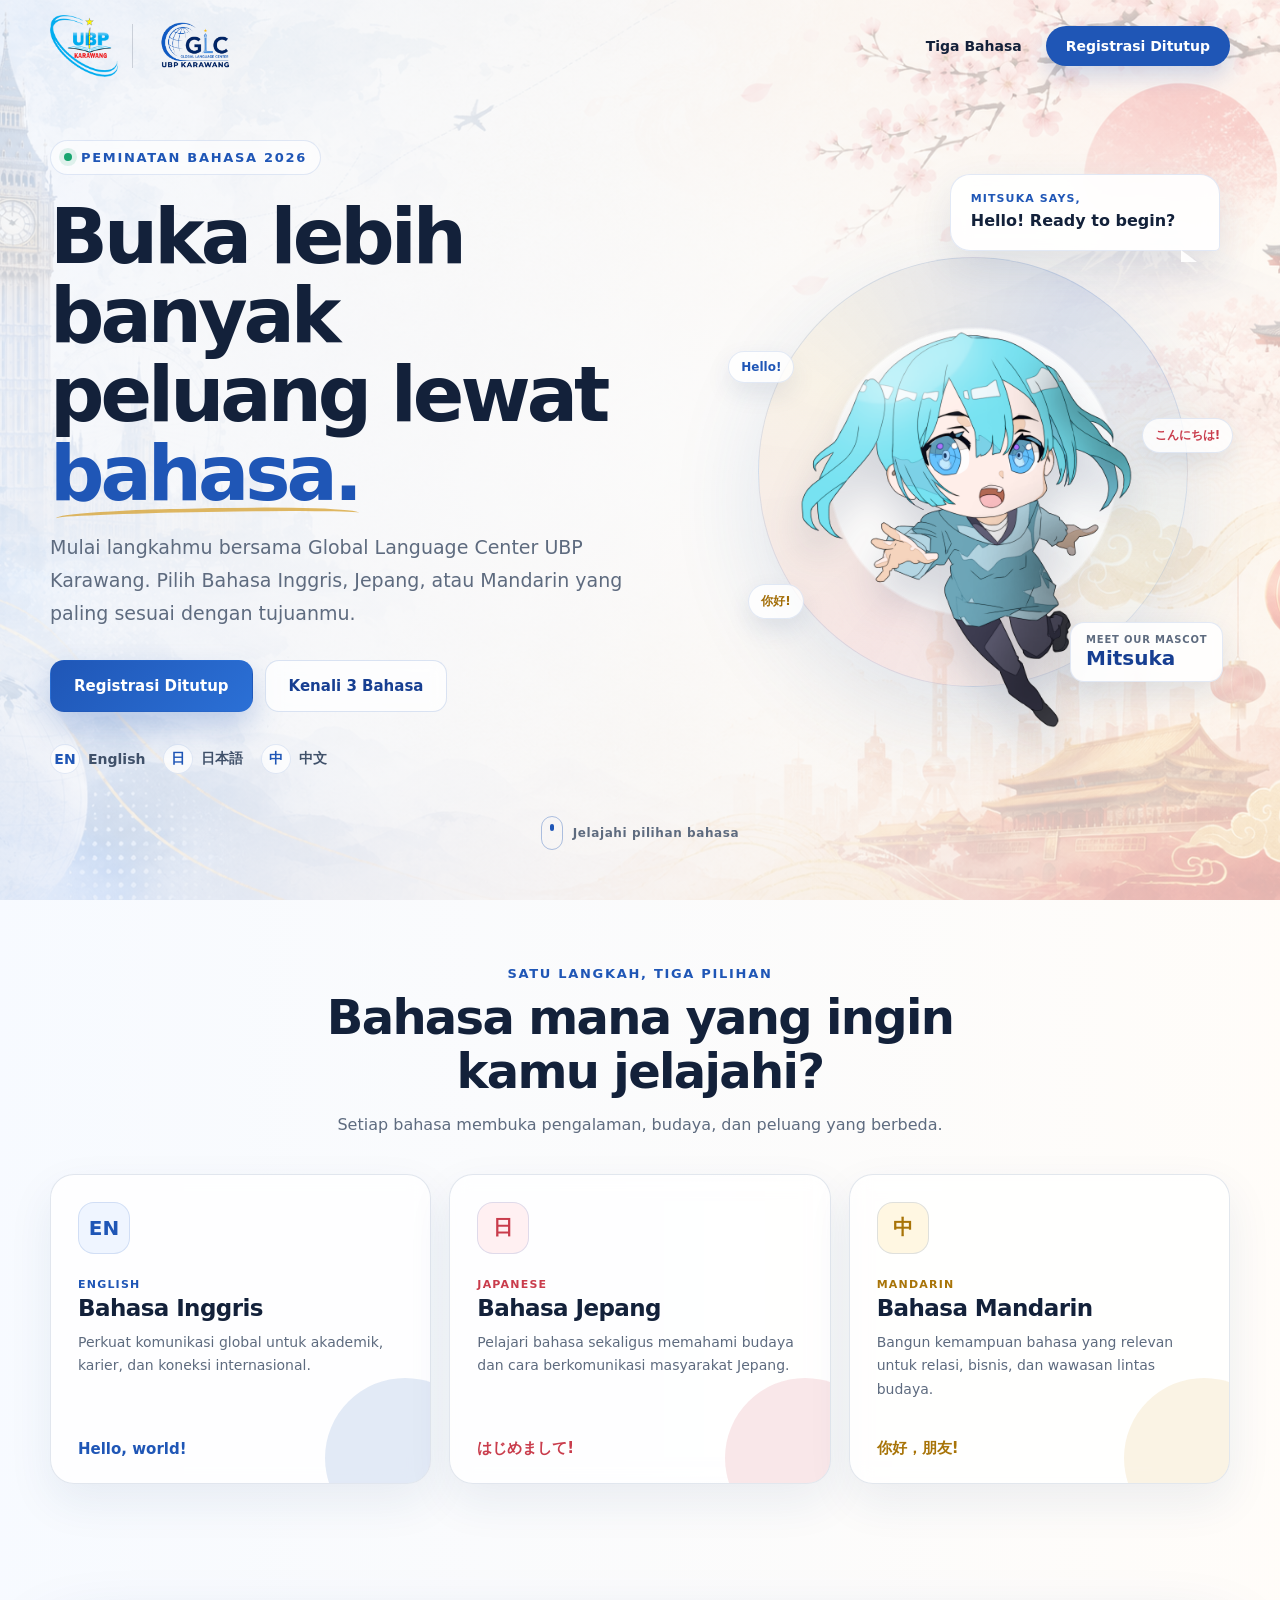
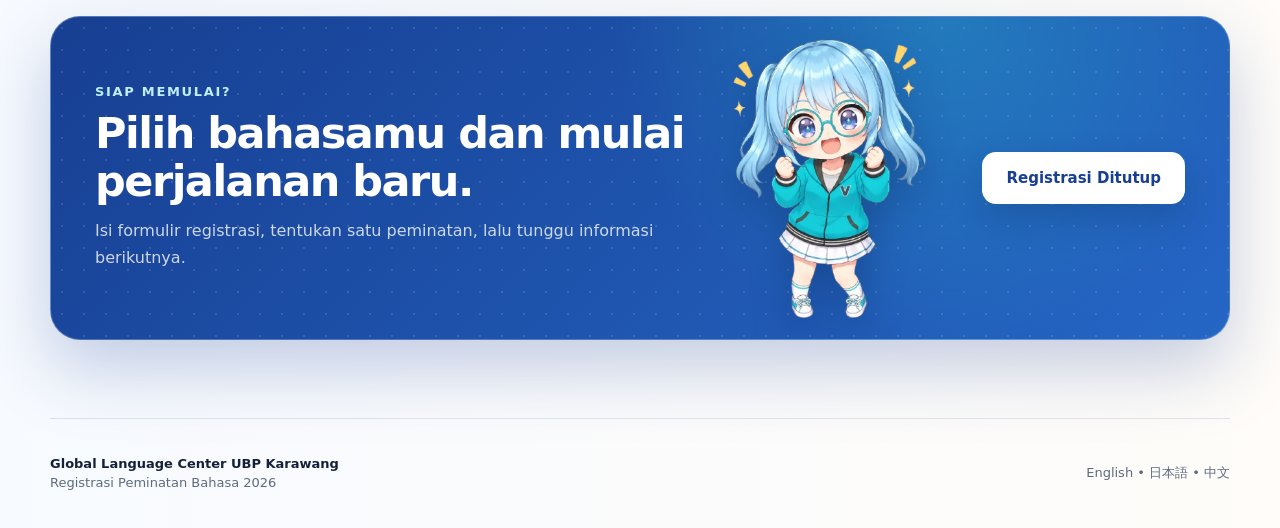
<file: index.html>
<!DOCTYPE html>
<html lang="id">
<head>
  <meta charset="UTF-8">
  <meta name="viewport" content="width=device-width, initial-scale=1.0">
  <meta name="description" content="Pendaftaran peminatan Bahasa Inggris, Jepang, dan Mandarin bersama Global Language Center UBP Karawang.">
  <meta name="theme-color" content="#173f92">
  <title>GLC UBP Karawang | Jelajahi Dunia Lewat Bahasa</title>
  <link rel="stylesheet" href="assets/css/landing.css?v=5">
</head>
<body>
  <a class="skip-link" href="#mainContent">Lewati ke konten utama</a>

  <header class="site-header">
    <a
      class="brand-lockup"
      href="index.html"
      aria-label="Beranda UBP Karawang dan Global Language Center"
    >
      <img
        class="brand-logo brand-logo-ubp"
        src="assets/images/logo-ubp-karawang.png"
        alt="Logo Universitas Buana Perjuangan Karawang"
      >

      <span class="brand-divider" aria-hidden="true"></span>

      <img
        class="brand-logo brand-logo-glc"
        src="assets/images/logo-glc-ubp-karawang.png"
        alt="Logo Global Language Center UBP Karawang"
      >
    </a>

    <nav class="site-nav" aria-label="Navigasi utama">
      <a href="#bahasa">Tiga Bahasa</a>
      <a class="nav-cta" href="registrasi.html">Registrasi</a>
    </nav>
  </header>

  <main id="mainContent">
    <section class="hero" aria-labelledby="heroTitle">
      <div class="hero-copy reveal is-visible">
        <p class="eyebrow">
          <span class="eyebrow-dot" aria-hidden="true"></span>
          Peminatan Bahasa 2026
        </p>

        <h1 id="heroTitle">
          Buka lebih banyak peluang lewat <span>bahasa.</span>
        </h1>

        <p class="hero-description">
          Mulai langkahmu bersama Global Language Center UBP Karawang.
          Pilih Bahasa Inggris, Jepang, atau Mandarin yang paling sesuai
          dengan tujuanmu.
        </p>

        <div class="hero-actions">
          <a class="button button-primary" href="registrasi.html">
            Daftar Sekarang
          </a>

          <a class="button button-secondary" href="#bahasa">
            Kenali 3 Bahasa
          </a>
        </div>

        <div class="language-line" aria-label="Bahasa yang tersedia">
          <span><b>EN</b> English</span>
          <span><b>日</b> 日本語</span>
          <span><b>中</b> 中文</span>
        </div>
      </div>

      <div
        class="mascot-column reveal is-visible"
        aria-label="Mitsuka, maskot peminatan bahasa"
      >
        <div class="speech-card" aria-live="polite">
          <span class="speech-kicker">Mitsuka says,</span>
          <strong id="mascotGreeting">Hello! Ready to begin?</strong>
        </div>

        <div class="mascot-stage">
          <div class="mascot-halo" aria-hidden="true"></div>

          <span
            class="floating-word floating-word-en"
            aria-hidden="true"
          >
            Hello!
          </span>

          <span
            class="floating-word floating-word-jp"
            aria-hidden="true"
          >
            こんにちは!
          </span>

          <span
            class="floating-word floating-word-cn"
            aria-hidden="true"
          >
            你好!
          </span>

          <img
            class="mascot-image"
            src="assets/images/mitsuka-wave.png"
            alt="Mitsuka melambaikan tangan"
          >

          <div class="mascot-name">
            <span>Meet our mascot</span>
            <strong>Mitsuka</strong>
          </div>
        </div>
      </div>
    </section>

    <div class="scroll-hint" aria-hidden="true">
      <span></span>
      Jelajahi pilihan bahasa
    </div>

    <section
      class="language-section"
      id="bahasa"
      aria-labelledby="languageTitle"
    >
      <div class="section-heading reveal">
        <p class="section-kicker">Satu langkah, tiga pilihan</p>

        <h2 id="languageTitle">
          Bahasa mana yang ingin kamu jelajahi?
        </h2>

        <p>
          Setiap bahasa membuka pengalaman, budaya, dan peluang yang berbeda.
        </p>
      </div>

      <div class="language-grid">
        <article class="language-card card-english reveal">
          <div class="language-icon" aria-hidden="true">EN</div>
          <p class="card-label">English</p>
          <h3>Bahasa Inggris</h3>

          <p>
            Perkuat komunikasi global untuk akademik, karier,
            dan koneksi internasional.
          </p>

          <span class="card-script">Hello, world!</span>
        </article>

        <article class="language-card card-japanese reveal">
          <div class="language-icon" aria-hidden="true">日</div>
          <p class="card-label">Japanese</p>
          <h3>Bahasa Jepang</h3>

          <p>
            Pelajari bahasa sekaligus memahami budaya dan cara
            berkomunikasi masyarakat Jepang.
          </p>

          <span class="card-script" lang="ja">
            はじめまして!
          </span>
        </article>

        <article class="language-card card-mandarin reveal">
          <div class="language-icon" aria-hidden="true">中</div>
          <p class="card-label">Mandarin</p>
          <h3>Bahasa Mandarin</h3>

          <p>
            Bangun kemampuan bahasa yang relevan untuk relasi,
            bisnis, dan wawasan lintas budaya.
          </p>

          <span class="card-script" lang="zh">
            你好，朋友!
          </span>
        </article>
      </div>
    </section>

    <section class="cta-panel reveal" aria-labelledby="ctaTitle">
      <div class="cta-copy">
        <p class="section-kicker">Siap memulai?</p>

        <h2 id="ctaTitle">
          Pilih bahasamu dan mulai perjalanan baru.
        </h2>

        <p>
          Isi formulir registrasi, tentukan satu peminatan,
          lalu tunggu informasi berikutnya.
        </p>
      </div>

      <div class="cta-mascot" aria-hidden="true">
        <img
          src="assets/images/mitsuka-blue-cheer.png"
          alt=""
        >
      </div>

      <a class="button button-light" href="registrasi.html">
        Daftar Sekarang
      </a>
    </section>
  </main>

  <footer class="site-footer">
    <div class="footer-brand">
      <p>
        <strong>Global Language Center UBP Karawang</strong>
        <br>
        Registrasi Peminatan Bahasa 2026
      </p>
    </div>

    <p>English • 日本語 • 中文</p>
  </footer>

  <script src="assets/js/landing.js"></script>
  <script src="assets/js/registration-lock.js"></script>
</body>
</html>
</file>
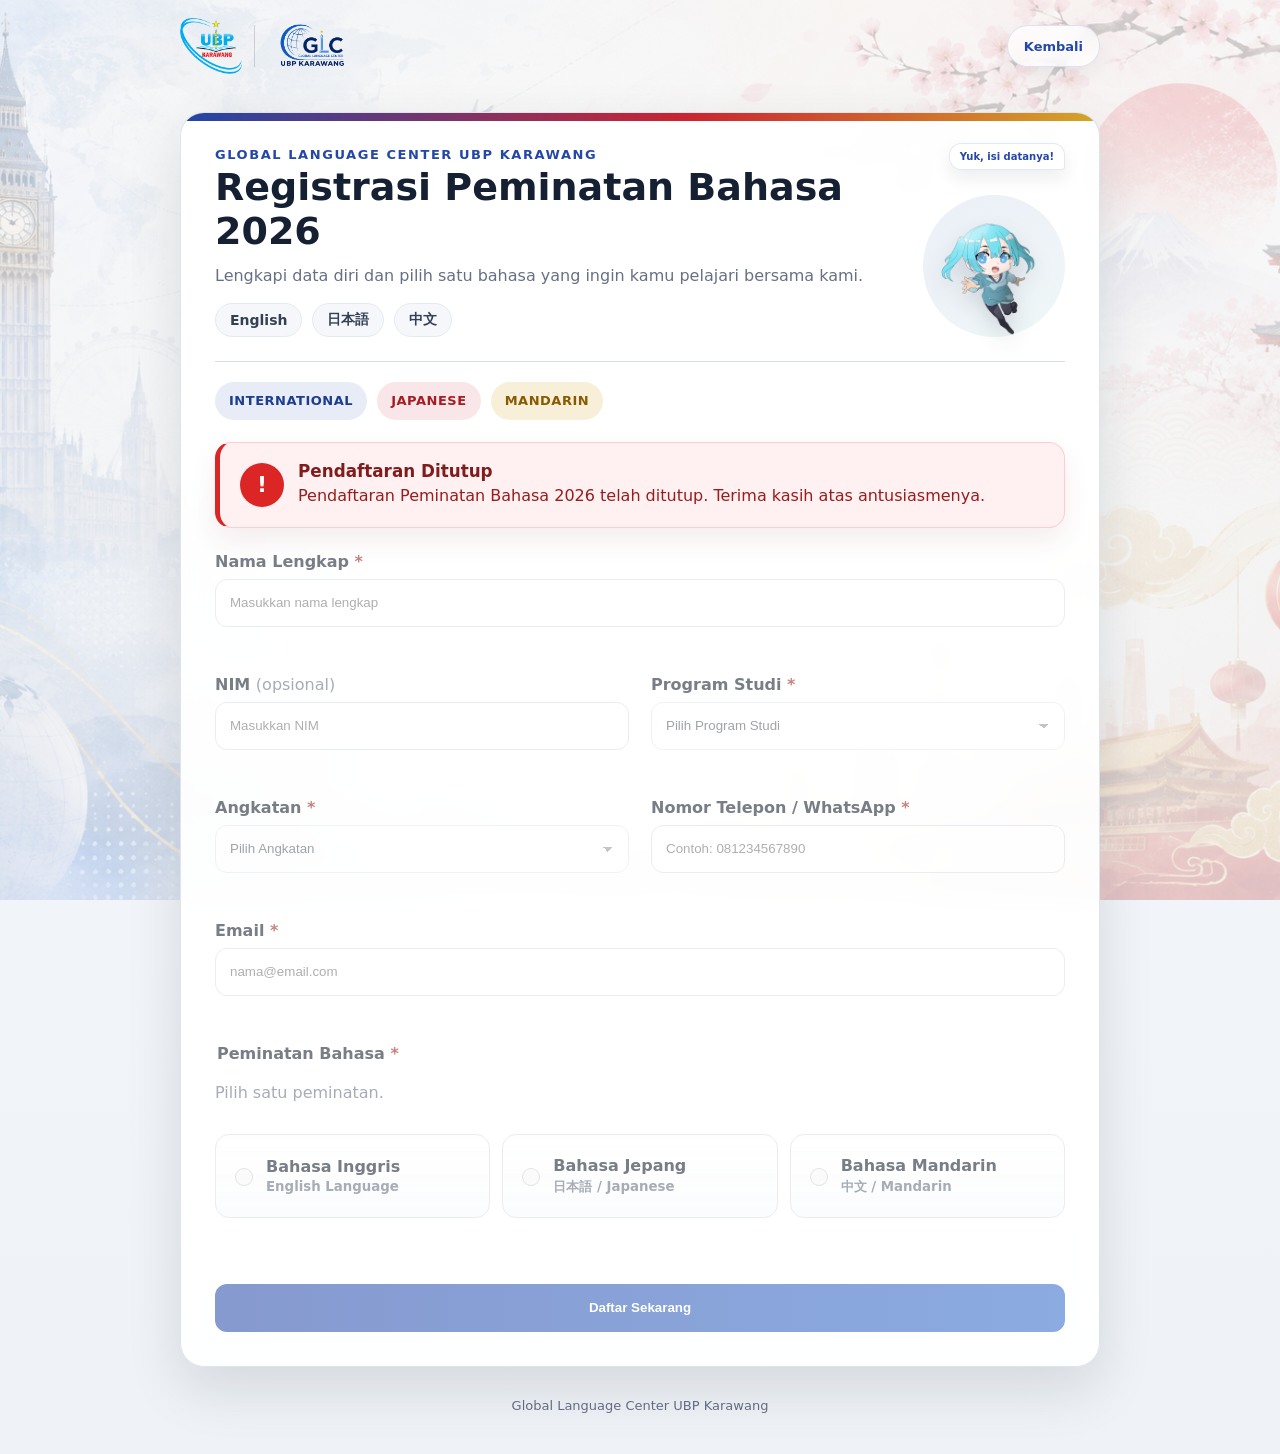
<file: registrasi.html>
<!DOCTYPE html>
<html lang="id">
<head>
  <meta charset="UTF-8">
  <meta name="viewport" content="width=device-width, initial-scale=1.0">

  <meta
    name="description"
    content="Form Registrasi Peminatan Bahasa Global Language Center UBP Karawang 2026"
  >

  <meta name="theme-color" content="#173f92">

  <title>
    Registrasi Peminatan Bahasa | GLC UBP Karawang 2026
  </title>

  <link rel="stylesheet" href="assets/css/style.css?v=5">
</head>
<body>
  <header class="registration-topbar">
    <a
      class="registration-logo-group"
      href="index.html"
      aria-label="Kembali ke halaman utama UBP Karawang"
    >
      <img
        class="registration-logo-ubp"
        src="assets/images/logo-ubp-karawang.png"
        alt="Logo Universitas Buana Perjuangan Karawang"
      >

      <span aria-hidden="true"></span>

      <img
        class="registration-logo-glc"
        src="assets/images/logo-glc-ubp-karawang.png"
        alt="Logo Global Language Center UBP Karawang"
      >
    </a>

    <a class="home-link" href="index.html">Kembali</a>
  </header>

  <main class="page-shell">
    <section
      class="registration-card"
      aria-labelledby="registrationTitle"
    >
      <header class="card-header">
        <div class="header-copy">
          <p class="eyebrow">
            Global Language Center UBP Karawang
          </p>

          <h1 id="registrationTitle">
            Registrasi Peminatan Bahasa 2026
          </h1>

          <p class="subtitle">
            Lengkapi data diri dan pilih satu bahasa yang
            ingin kamu pelajari bersama kami.
          </p>

          <div class="culture-tags" aria-label="Pilihan bahasa">
            <span>English</span>
            <span>日本語</span>
            <span>中文</span>
          </div>
        </div>

        <div class="registration-mascot" aria-hidden="true">
          <span>Yuk, isi datanya!</span>

          <img
            src="assets/images/mitsuka-greeting.png"
            alt=""
          >
        </div>
      </header>

      <div class="hero-banner" aria-hidden="true">
        <div class="hero-pill hero-pill-blue">
          International
        </div>

        <div class="hero-pill hero-pill-red">
          Japanese
        </div>

        <div class="hero-pill hero-pill-gold">
          Mandarin
        </div>
      </div>

      <form id="registrationForm" novalidate>
        <div class="form-grid">
          <div class="form-group full">
            <label for="nama">
              Nama Lengkap
              <span class="required">*</span>
            </label>

            <input
              type="text"
              id="nama"
              name="nama"
              autocomplete="name"
              placeholder="Masukkan nama lengkap"
              required
            >

            <small
              class="error-text"
              data-error-for="nama"
            ></small>
          </div>

          <div class="form-group">
            <label for="nim">
              NIM
              <span class="optional">(opsional)</span>
            </label>

            <input
              type="text"
              id="nim"
              name="nim"
              inputmode="numeric"
              autocomplete="off"
              placeholder="Masukkan NIM"
            >

            <small
              class="error-text"
              data-error-for="nim"
            ></small>
          </div>

          <div class="form-group">
            <label for="prodi">
              Program Studi
              <span class="required">*</span>
            </label>

            <select id="prodi" name="prodi" required>
              <option value="" selected disabled>
                Pilih Program Studi
              </option>

              <option value="Teknik Informatika">
                Teknik Informatika
              </option>

              <option value="Sistem Informasi">
                Sistem Informasi
              </option>

              <option value="Ilmu Hukum">
                Ilmu Hukum
              </option>

              <option value="Teknik Industri">
                Teknik Industri
              </option>

              <option value="Teknik Mesin">
                Teknik Mesin
              </option>

              <option value="Manajemen">
                Manajemen
              </option>

              <option value="Akuntansi">
                Akuntansi
              </option>

              <option value="Pendidikan Guru Sekolah Dasar">
                Pendidikan Guru Sekolah Dasar
              </option>

              <option value="Pendidikan Pancasila dan Kewarganegaraan">
                Pendidikan Pancasila dan Kewarganegaraan
              </option>

              <option value="Pendidikan Agama Islam">
                Pendidikan Agama Islam
              </option>

              <option value="Psikologi">
                Psikologi
              </option>

              <option value="Farmasi">
                Farmasi
              </option>
            </select>

            <small
              class="error-text"
              data-error-for="prodi"
            ></small>
          </div>

          <div class="form-group">
            <label for="angkatan">
              Angkatan
              <span class="required">*</span>
            </label>

            <select id="angkatan" name="angkatan" required>
              <option value="" selected disabled>
                Pilih Angkatan
              </option>

              <option value="2022">2022</option>
              <option value="2023">2023</option>
              <option value="2024">2024</option>
              <option value="2025">2025</option>
              <option value="2026">2026</option>
            </select>

            <small
              class="error-text"
              data-error-for="angkatan"
            ></small>
          </div>

          <div class="form-group">
            <label for="telepon">
              Nomor Telepon / WhatsApp
              <span class="required">*</span>
            </label>

            <input
              type="tel"
              id="telepon"
              name="telepon"
              autocomplete="tel"
              placeholder="Contoh: 081234567890"
              required
            >

            <small
              class="error-text"
              data-error-for="telepon"
            ></small>
          </div>

          <div class="form-group full">
            <label for="email">
              Email
              <span class="required">*</span>
            </label>

            <input
              type="email"
              id="email"
              name="email"
              autocomplete="email"
              placeholder="nama@email.com"
              required
            >

            <div
              id="campusEmailNote"
              class="campus-note"
              hidden
            >
              Untuk peserta angkatan 2022–2025, mohon menggunakan
              email kampus apabila tersedia. Ketentuan ini tidak
              memblokir registrasi.
            </div>

            <small
              class="error-text"
              data-error-for="email"
            ></small>
          </div>

          <fieldset class="form-group full language-fieldset">
            <legend>
              Peminatan Bahasa
              <span class="required">*</span>
            </legend>

            <p class="helper-text">
              Pilih satu peminatan.
            </p>

            <div class="language-options">
              <label class="language-option">
                <input
                  type="radio"
                  name="peminatan"
                  value="Bahasa Inggris"
                >

                <span>
                  <strong>Bahasa Inggris</strong>
                  <small>English Language</small>
                </span>
              </label>

              <label class="language-option">
                <input
                  type="radio"
                  name="peminatan"
                  value="Bahasa Jepang"
                >

                <span>
                  <strong>Bahasa Jepang</strong>
                  <small>日本語 / Japanese</small>
                </span>
              </label>

              <label class="language-option">
                <input
                  type="radio"
                  name="peminatan"
                  value="Bahasa Mandarin"
                >

                <span>
                  <strong>Bahasa Mandarin</strong>
                  <small>中文 / Mandarin</small>
                </span>
              </label>
            </div>

            <small
              class="error-text"
              data-error-for="peminatan"
            ></small>
          </fieldset>
        </div>

        <div
          id="formMessage"
          class="form-message"
          role="status"
          aria-live="polite"
        ></div>

        <button
          type="submit"
          id="submitButton"
          class="primary-button"
        >
          Daftar Sekarang
        </button>
      </form>
    </section>

    <footer class="page-footer">
      <p>Global Language Center UBP Karawang</p>
    </footer>
  </main>

  <div id="successModal" class="modal-backdrop" hidden>
    <div
      class="modal-card"
      role="dialog"
      aria-modal="true"
      aria-labelledby="successTitle"
    >
      <div class="success-icon">✓</div>

      <h2 id="successTitle">
        Registrasi Berhasil
      </h2>

      <p>
        Data registrasi Anda telah berhasil disimpan.
        Simpan ID registrasi berikut apabila diperlukan.
      </p>

      <dl class="summary-list">
        <div>
          <dt>ID Registrasi</dt>
          <dd id="summaryRegistrationId">-</dd>
        </div>

        <div>
          <dt>Nama</dt>
          <dd id="summaryNama">-</dd>
        </div>

        <div>
          <dt>Angkatan</dt>
          <dd id="summaryAngkatan">-</dd>
        </div>

        <div>
          <dt>Peminatan</dt>
          <dd id="summaryPeminatan">-</dd>
        </div>
      </dl>

      <button
        type="button"
        id="closeModalButton"
        class="secondary-button"
      >
        Tutup
      </button>
    </div>
  </div>

  <script src="assets/js/config.js"></script>
  <script src="assets/js/validation.js"></script>
  <script src="assets/js/api.js"></script>
  <script src="assets/js/main.js"></script>
  <script src="assets/js/registration-lock.js"></script>
</body>
</html>
</file>
<file: assets/css/landing.css>
:root {
  --ink: #13213a;
  --muted: #5e6b7f;
  --blue: #1f56b6;
  --blue-dark: #173f92;
  --cyan: #15a7bc;
  --red: #c93c4c;
  --gold: #d69f28;
  --line: rgba(31, 68, 125, 0.13);
  --shadow: 0 22px 60px rgba(31, 63, 111, 0.14);
}

* {
  box-sizing: border-box;
}

html {
  scroll-behavior: smooth;
}

body {
  margin: 0;
  min-width: 320px;
  min-height: 100vh;
  overflow-x: hidden;
  color: var(--ink);
  font-family: Inter, ui-sans-serif, system-ui, -apple-system, BlinkMacSystemFont, "Segoe UI", sans-serif;
  background:
    linear-gradient(90deg, rgba(245, 249, 255, 0.80), rgba(255, 251, 246, 0.68)),
    url("../images/background-upt-bahasa-cultural.png") center top / cover fixed;
}

a {
  color: inherit;
  text-decoration: none;
}

img {
  display: block;
  max-width: 100%;
}

.skip-link {
  position: fixed;
  top: 12px;
  left: 12px;
  z-index: 100;
  padding: 10px 14px;
  border-radius: 10px;
  color: #fff;
  background: var(--blue-dark);
  transform: translateY(-150%);
  transition: transform 0.2s ease;
}

.skip-link:focus {
  transform: translateY(0);
}

.site-header {
  position: relative;
  z-index: 10;
  width: min(100% - 48px, 1180px);
  min-height: 92px;
  margin: 0 auto;
  display: flex;
  align-items: center;
  justify-content: space-between;
  gap: 24px;
}

.brand-lockup {
  display: inline-flex;
  align-items: center;
  gap: 14px;
  border-radius: 16px;
}

.brand-lockup:focus-visible,
.site-nav a:focus-visible,
.button:focus-visible {
  outline: 3px solid rgba(31, 86, 182, 0.3);
  outline-offset: 4px;
}

.brand-logo {
  width: auto;
  object-fit: contain;
  flex: 0 0 auto;
}

.brand-logo-ubp,
.brand-logo-campus,
.brand-lockup img[src$="/logo-ubp-karawang.png"] {
  height: 62px;
  max-width: 92px;
}

.brand-logo-ukm {
  height: 62px;
}

.brand-logo-glc {
  height: 54px;
  max-width: 190px;
}

.brand-divider {
  width: 1px;
  height: 44px;
  background: rgba(19, 33, 58, 0.17);
}

.site-nav {
  display: flex;
  align-items: center;
  gap: 24px;
  font-size: 14px;
  font-weight: 750;
}

.site-nav a {
  transition: color 0.2s ease, transform 0.2s ease;
}

.site-nav a:hover {
  color: var(--blue);
}

.site-nav .nav-cta {
  padding: 11px 19px;
  border: 1px solid rgba(31, 86, 182, 0.18);
  border-radius: 999px;
  color: #fff;
  background: var(--blue);
  box-shadow: 0 10px 22px rgba(31, 86, 182, 0.2);
}

.site-nav .nav-cta:hover {
  color: #fff;
  background: var(--blue-dark);
  transform: translateY(-1px);
}

main {
  position: relative;
  z-index: 1;
  width: min(100% - 48px, 1180px);
  margin: 0 auto;
}

.hero {
  min-height: calc(100vh - 132px);
  display: grid;
  grid-template-columns: minmax(0, 1.08fr) minmax(360px, 0.92fr);
  align-items: center;
  gap: clamp(30px, 5vw, 76px);
  padding: 42px 0 80px;
}

.hero-copy {
  position: relative;
  z-index: 2;
  max-width: 680px;
}

.eyebrow,
.section-kicker {
  margin: 0;
  color: var(--blue);
  font-size: 13px;
  font-weight: 850;
  letter-spacing: 0.13em;
  text-transform: uppercase;
}

.eyebrow {
  display: inline-flex;
  align-items: center;
  gap: 9px;
  padding: 9px 13px;
  border: 1px solid rgba(31, 86, 182, 0.13);
  border-radius: 999px;
  background: rgba(255, 255, 255, 0.58);
  backdrop-filter: blur(8px);
}

.eyebrow-dot {
  width: 8px;
  height: 8px;
  border-radius: 50%;
  background: #18a56f;
  box-shadow: 0 0 0 5px rgba(24, 165, 111, 0.12);
}

h1,
h2,
h3,
p {
  overflow-wrap: break-word;
}

h1 {
  max-width: 720px;
  margin: 22px 0 18px;
  font-size: clamp(42px, 6vw, 76px);
  line-height: 1.04;
  letter-spacing: -0.052em;
}

h1 span {
  position: relative;
  color: var(--blue);
  white-space: nowrap;
}

h1 span::after {
  content: "";
  position: absolute;
  left: 2%;
  right: 0;
  bottom: -5px;
  height: 11px;
  border-radius: 50%;
  border-top: 4px solid rgba(214, 159, 40, 0.72);
  transform: rotate(-1deg);
}

.hero-description {
  max-width: 630px;
  margin: 0;
  color: var(--muted);
  font-size: clamp(16px, 1.8vw, 19px);
  line-height: 1.75;
}

.hero-actions {
  display: flex;
  flex-wrap: wrap;
  gap: 12px;
  margin-top: 30px;
}

.button {
  min-height: 52px;
  display: inline-flex;
  align-items: center;
  justify-content: center;
  gap: 16px;
  padding: 0 23px;
  border: 1px solid transparent;
  border-radius: 14px;
  font-size: 15px;
  font-weight: 850;
  transition: transform 0.2s ease, background 0.2s ease, box-shadow 0.2s ease;
}

.button span {
  font-size: 21px;
  line-height: 1;
  transition: transform 0.2s ease;
}

.button:hover {
  transform: translateY(-2px);
}

.button:hover span {
  transform: translateX(3px);
}

.button-primary {
  color: #fff;
  background: linear-gradient(135deg, var(--blue), #2b70d6);
  box-shadow: 0 15px 30px rgba(31, 86, 182, 0.25);
}

.button-primary:hover {
  background: linear-gradient(135deg, var(--blue-dark), #225dbd);
  box-shadow: 0 18px 36px rgba(31, 86, 182, 0.3);
}

.button-secondary {
  color: var(--blue-dark);
  border-color: rgba(31, 86, 182, 0.16);
  background: rgba(255, 255, 255, 0.72);
  backdrop-filter: blur(8px);
}

.button-secondary:hover {
  background: #fff;
}

.language-line {
  display: flex;
  flex-wrap: wrap;
  gap: 18px;
  margin-top: 32px;
  color: #40516a;
  font-size: 14px;
  font-weight: 700;
}

.language-line span {
  display: inline-flex;
  align-items: center;
  gap: 8px;
}

.language-line b {
  width: 30px;
  height: 30px;
  display: grid;
  place-items: center;
  border: 1px solid rgba(31, 86, 182, 0.12);
  border-radius: 50%;
  color: var(--blue);
  background: rgba(255, 255, 255, 0.75);
}

.mascot-column {
  position: relative;
  min-height: 590px;
  display: grid;
  place-items: center;
}

.speech-card {
  position: absolute;
  top: 2%;
  right: 2%;
  z-index: 4;
  width: min(270px, 65%);
  padding: 17px 20px;
  border: 1px solid rgba(31, 86, 182, 0.13);
  border-radius: 20px 20px 5px 20px;
  color: var(--ink);
  background: rgba(255, 255, 255, 0.9);
  box-shadow: 0 16px 40px rgba(31, 63, 111, 0.12);
  backdrop-filter: blur(10px);
  animation: speechBob 4.2s ease-in-out infinite;
}

.speech-card::after {
  content: "";
  position: absolute;
  right: 22px;
  bottom: -12px;
  border-width: 12px 0 0 16px;
  border-style: solid;
  border-color: transparent transparent transparent rgba(255, 255, 255, 0.92);
}

.speech-kicker {
  display: block;
  margin-bottom: 4px;
  color: var(--blue);
  font-size: 11px;
  font-weight: 850;
  letter-spacing: 0.1em;
  text-transform: uppercase;
}

#mascotGreeting {
  display: block;
  min-height: 24px;
  line-height: 1.45;
  transition: opacity 0.18s ease, transform 0.18s ease;
}

#mascotGreeting.is-changing {
  opacity: 0;
  transform: translateY(4px);
}

.mascot-stage {
  position: relative;
  width: min(100%, 500px);
  min-height: 560px;
  display: flex;
  align-items: flex-end;
  justify-content: center;
}

.mascot-halo {
  position: absolute;
  left: 50%;
  bottom: 50px;
  width: 430px;
  height: 430px;
  border: 1px solid rgba(31, 86, 182, 0.12);
  border-radius: 50%;
  background:
    radial-gradient(circle at 50% 50%, rgba(255, 255, 255, 0.88) 0 47%, transparent 48%),
    conic-gradient(from 30deg, rgba(31, 86, 182, 0.14), rgba(21, 167, 188, 0.04), rgba(201, 60, 76, 0.1), rgba(214, 159, 40, 0.08), rgba(31, 86, 182, 0.14));
  box-shadow: 0 30px 90px rgba(36, 89, 159, 0.13);
  transform: translateX(-50%);
  animation: haloPulse 6s ease-in-out infinite;
}

.mascot-image {
  --mascot-shift-x: -2.5%;
  --mascot-shift-y: -13%;
  position: relative;
  z-index: 2;
  width: min(92%, 420px);
  max-height: 550px;
  object-fit: contain;
  object-position: center bottom;
  filter: drop-shadow(0 24px 20px rgba(38, 57, 91, 0.2));
  transform-origin: 50% 90%;
  animation: mascotFloat 4s ease-in-out infinite;
}

.mascot-name {
  position: absolute;
  right: 0;
  bottom: 55px;
  z-index: 4;
  display: grid;
  gap: 1px;
  padding: 11px 15px;
  border: 1px solid rgba(31, 86, 182, 0.12);
  border-radius: 14px;
  background: rgba(255, 255, 255, 0.88);
  box-shadow: 0 12px 30px rgba(31, 63, 111, 0.12);
  backdrop-filter: blur(8px);
}

.mascot-name span {
  color: var(--muted);
  font-size: 10px;
  font-weight: 750;
  letter-spacing: 0.08em;
  text-transform: uppercase;
}

.mascot-name strong {
  color: var(--blue-dark);
  font-size: 20px;
}

.floating-word {
  position: absolute;
  z-index: 3;
  padding: 8px 12px;
  border: 1px solid rgba(31, 86, 182, 0.12);
  border-radius: 999px;
  background: rgba(255, 255, 255, 0.8);
  box-shadow: 0 10px 24px rgba(31, 63, 111, 0.1);
  font-size: 12px;
  font-weight: 850;
  animation: wordFloat 4.7s ease-in-out infinite;
}

.floating-word-en {
  left: 1%;
  top: 31%;
  color: var(--blue);
}

.floating-word-jp {
  right: -2%;
  top: 43%;
  color: var(--red);
  animation-delay: -1.2s;
}

.floating-word-cn {
  left: 5%;
  bottom: 21%;
  color: #a16c05;
  animation-delay: -2.4s;
}

.scroll-hint {
  min-height: 42px;
  display: flex;
  align-items: center;
  justify-content: center;
  gap: 10px;
  margin-top: -48px;
  color: var(--muted);
  font-size: 12px;
  font-weight: 750;
  letter-spacing: 0.05em;
}

.scroll-hint span {
  width: 22px;
  height: 34px;
  display: block;
  border: 1.5px solid rgba(31, 86, 182, 0.35);
  border-radius: 999px;
  position: relative;
}

.scroll-hint span::after {
  content: "";
  position: absolute;
  top: 7px;
  left: 50%;
  width: 4px;
  height: 7px;
  border-radius: 999px;
  background: var(--blue);
  transform: translateX(-50%);
  animation: scrollDot 1.7s ease-in-out infinite;
}

.language-section {
  scroll-margin-top: 26px;
  padding: 112px 0 70px;
}

.section-heading {
  max-width: 720px;
  margin: 0 auto 36px;
  text-align: center;
}

.section-heading h2,
.cta-panel h2 {
  margin: 10px 0 12px;
  font-size: clamp(31px, 4.6vw, 48px);
  line-height: 1.12;
  letter-spacing: -0.035em;
}

.section-heading > p:last-child,
.cta-copy > p:last-child {
  margin: 0;
  color: var(--muted);
  line-height: 1.7;
}

.language-grid {
  display: grid;
  grid-template-columns: repeat(3, minmax(0, 1fr));
  gap: 18px;
}

.language-card {
  position: relative;
  min-height: 310px;
  overflow: hidden;
  padding: 27px;
  border: 1px solid var(--line);
  border-radius: 24px;
  background: rgba(255, 255, 255, 0.79);
  box-shadow: 0 18px 45px rgba(31, 63, 111, 0.08);
  backdrop-filter: blur(10px);
  transition: transform 0.25s ease, box-shadow 0.25s ease, border-color 0.25s ease;
}

.language-card::after {
  content: "";
  position: absolute;
  right: -55px;
  bottom: -55px;
  width: 160px;
  height: 160px;
  border-radius: 50%;
  background: var(--card-glow);
  opacity: 0.12;
}

.language-card:hover {
  transform: translateY(-7px);
  border-color: rgba(31, 86, 182, 0.24);
  box-shadow: 0 25px 55px rgba(31, 63, 111, 0.14);
}

.card-english {
  --card-accent: var(--blue);
  --card-glow: var(--blue);
}

.card-japanese {
  --card-accent: var(--red);
  --card-glow: var(--red);
}

.card-mandarin {
  --card-accent: #a87408;
  --card-glow: var(--gold);
}

.language-icon {
  width: 52px;
  height: 52px;
  display: grid;
  place-items: center;
  margin-bottom: 24px;
  border: 1px solid rgba(31, 86, 182, 0.14);
  border-radius: 16px;
  color: var(--card-accent);
  background: rgba(238, 244, 255, 0.9);
  font-size: 20px;
  font-weight: 900;
}

.card-japanese .language-icon {
  background: rgba(255, 239, 241, 0.92);
}

.card-mandarin .language-icon {
  background: rgba(255, 247, 225, 0.94);
}

.card-label {
  margin: 0 0 4px;
  color: var(--card-accent);
  font-size: 11px;
  font-weight: 850;
  letter-spacing: 0.11em;
  text-transform: uppercase;
}

.language-card h3 {
  margin: 0 0 10px;
  font-size: 23px;
  letter-spacing: -0.025em;
}

.language-card > p:not(.card-label) {
  margin: 0;
  color: var(--muted);
  font-size: 14px;
  line-height: 1.7;
}

.card-script {
  position: absolute;
  left: 27px;
  bottom: 25px;
  color: var(--card-accent);
  font-size: 15px;
  font-weight: 850;
}

.cta-panel {
  position: relative;
  min-height: 280px;
  overflow: hidden;
  display: grid;
  grid-template-columns: minmax(0, 1fr) 190px auto;
  align-items: center;
  gap: 22px;
  margin: 62px 0 78px;
  padding: 42px 44px;
  border: 1px solid rgba(255, 255, 255, 0.25);
  border-radius: 30px;
  color: #fff;
  background:
    radial-gradient(circle at 76% 0%, rgba(40, 190, 210, 0.35), transparent 35%),
    linear-gradient(135deg, #173f92, #2566c5);
  box-shadow: 0 28px 70px rgba(23, 63, 146, 0.25);
}

.cta-panel::before {
  content: "";
  position: absolute;
  inset: 0;
  pointer-events: none;
  opacity: 0.12;
  background-image: radial-gradient(#fff 1px, transparent 1px);
  background-size: 22px 22px;
}

.cta-copy,
.cta-panel .button {
  position: relative;
  z-index: 2;
}

.cta-panel .section-kicker {
  color: #bfeeff;
}

.cta-panel h2 {
  max-width: 600px;
  font-size: clamp(29px, 3.8vw, 43px);
}

.cta-copy > p:last-child {
  color: rgba(255, 255, 255, 0.78);
}

.cta-mascot {
  position: relative;
  align-self: end;
  height: 238px;
  z-index: 1;
}

.cta-mascot img {
  position: absolute;
  left: 30%;
  bottom: -43px;
  width: 290px;
  max-width: none;
  filter: drop-shadow(0 18px 18px rgba(4, 25, 72, 0.28));
  transform: translateX(-50%);
  animation: ctaMascotFloat 4s ease-in-out infinite;
}

.button-light {
  position: relative;
  z-index: 2;
  white-space: nowrap;
  color: var(--blue-dark);
  background: #fff;
  box-shadow: 0 14px 34px rgba(4, 25, 72, 0.2);
}

.site-footer {
  position: relative;
  z-index: 2;
  width: min(100% - 48px, 1180px);
  min-height: 110px;
  margin: 0 auto;
  display: flex;
  align-items: center;
  justify-content: space-between;
  gap: 30px;
  border-top: 1px solid rgba(31, 68, 125, 0.13);
  color: var(--muted);
  font-size: 13px;
}

.footer-brand {
  display: flex;
  align-items: center;
  gap: 12px;
}

.footer-brand img {
  width: 44px;
  height: 44px;
  object-fit: contain;
}

.footer-brand p,
.site-footer > p {
  margin: 0;
  line-height: 1.5;
}

.footer-brand strong {
  color: var(--ink);
}

.reveal {
  opacity: 0;
  transform: translateY(22px);
  transition: opacity 0.65s ease, transform 0.65s ease;
}

.reveal.is-visible {
  opacity: 1;
  transform: translateY(0);
}

.language-card:nth-child(2) {
  transition-delay: 0.1s;
}

.language-card:nth-child(3) {
  transition-delay: 0.2s;
}

@keyframes mascotFloat {
  0%, 100% {
    transform: translate(var(--mascot-shift-x), var(--mascot-shift-y)) rotate(-0.4deg);
  }
  50% {
    transform: translate(var(--mascot-shift-x), calc(var(--mascot-shift-y) - 12px)) rotate(0.8deg);
  }
}

@keyframes ctaMascotFloat {
  0%, 100% { transform: translateX(-50%) translateY(0) rotate(-0.4deg); }
  50% { transform: translateX(-50%) translateY(-10px) rotate(0.8deg); }
}

@keyframes speechBob {
  0%, 100% { transform: translateY(0); }
  50% { transform: translateY(-7px); }
}

@keyframes wordFloat {
  0%, 100% { transform: translateY(0) rotate(-1deg); }
  50% { transform: translateY(-8px) rotate(1deg); }
}

@keyframes haloPulse {
  0%, 100% { transform: translateX(-50%) scale(1); }
  50% { transform: translateX(-50%) scale(1.025); }
}

@keyframes scrollDot {
  0% { opacity: 0; transform: translate(-50%, 0); }
  35% { opacity: 1; }
  100% { opacity: 0; transform: translate(-50%, 12px); }
}

@media (max-width: 960px) {
  .hero {
    grid-template-columns: minmax(0, 1.04fr) minmax(300px, 0.96fr);
  }

  .mascot-column {
    min-height: 530px;
  }

  .mascot-stage {
    min-height: 510px;
  }

  .mascot-halo {
    width: 360px;
    height: 360px;
  }

  .cta-panel {
    grid-template-columns: minmax(0, 1fr) 150px;
  }

  .cta-panel .button {
    grid-column: 1 / -1;
    justify-self: start;
  }
}

@media (max-width: 760px) {
  /* =========================================================
     TAMPILAN MOBILE INDEX — TABLET DAN HP (maks. 760px)
     Semua penyesuaian di blok ini tidak mengubah desktop.
     ========================================================= */
  body {
    position: relative;
    background: #f7faff;
    overscroll-behavior-y: none;
  }

  /*
   * Background portrait khusus mobile.
   * Layer mengikuti viewport dan memakai 100% x 100% supaya ilustrasi
   * di sisi kiri/kanan tidak terpotong pada layar HP yang tinggi.
   */
  body::before {
    content: "";
    position: fixed;
    top: 0;
    left: 0;
    width: 100vw;
    height: 100vh;
    height: 100lvh;
    z-index: 0;
    pointer-events: none;
    background:
      url("../images/background-upt-bahasa-cultural-mobile-v2.webp") center / 100% 100% no-repeat;
    opacity: 0.42;
    filter: saturate(0.94) contrast(0.98);
  }

  .site-header,
  main,
  .site-footer {
    width: min(100% - 28px, 620px);
  }

  .site-header {
    min-height: 74px;
    gap: 12px;
  }

  .brand-lockup {
    gap: 8px;
    min-width: 0;
  }

  .brand-logo-ubp,
  .brand-logo-campus,
  .brand-lockup img[src$="/logo-ubp-karawang.png"] {
    height: 46px;
    max-width: 68px;
  }

  .brand-logo-ukm {
    height: 46px;
  }

  .brand-logo-glc {
    height: 36px;
    max-width: 112px;
  }

  .brand-divider {
    height: 34px;
  }

  .site-nav > a:first-child {
    display: none;
  }

  .site-nav {
    gap: 0;
  }

  .site-nav .nav-cta {
    min-height: 42px;
    display: inline-flex;
    align-items: center;
    padding: 9px 15px;
    font-size: 13px;
  }

  .hero {
    min-height: auto;
    grid-template-columns: 1fr;
    gap: 22px;
    padding: 32px 0 44px;
    text-align: center;
  }

  .hero-copy {
    width: 100%;
    margin: 0 auto;
  }

  h1 {
    max-width: 620px;
    margin: 19px auto 17px;
    font-size: clamp(38px, 10.5vw, 54px);
    line-height: 1.06;
  }

  .hero-description {
    max-width: 560px;
    margin-inline: auto;
    font-size: 16px;
    line-height: 1.65;
  }

  .hero-actions {
    justify-content: center;
    margin-top: 24px;
  }

  .hero-actions .button {
    min-height: 50px;
  }

  .language-line {
    justify-content: center;
    gap: 12px;
    margin-top: 25px;
  }

  .mascot-column {
    min-height: 430px;
    margin-top: 0;
  }

  .mascot-stage {
    width: 100%;
    min-height: 420px;
  }

  .mascot-image {
    --mascot-shift-x: 0%;
    --mascot-shift-y: -4%;
    width: min(84vw, 330px);
    max-height: 400px;
  }

  .mascot-halo {
    bottom: 34px;
    width: min(82vw, 330px);
    height: min(82vw, 330px);
  }

  .speech-card {
    top: 4px;
    right: 2%;
    width: min(245px, 74%);
    padding: 15px 17px;
    text-align: left;
  }

  .mascot-name {
    right: 2%;
    bottom: 22px;
    text-align: left;
  }

  .floating-word-en {
    left: 0;
    top: 34%;
  }

  .floating-word-jp {
    right: 0;
    top: 47%;
  }

  .floating-word-cn {
    left: 0;
    bottom: 19%;
  }

  .scroll-hint {
    display: none;
  }

  .language-section {
    padding: 58px 0 30px;
  }

  .section-heading {
    margin-bottom: 28px;
  }

  .section-heading h2 {
    font-size: clamp(30px, 8.5vw, 40px);
  }

  .language-grid {
    grid-template-columns: 1fr;
    gap: 14px;
  }

  .language-card {
    min-height: 260px;
    padding: 24px;
    border-radius: 21px;
  }

  .language-icon {
    margin-bottom: 18px;
  }

  .card-script {
    left: 24px;
    bottom: 22px;
  }

  .cta-panel {
    min-height: auto;
    grid-template-columns: 1fr;
    gap: 12px;
    margin: 44px 0 48px;
    padding: 32px 24px 24px;
    border-radius: 26px;
    text-align: center;
  }

  .cta-copy {
    position: relative;
    z-index: 3;
  }

  .cta-mascot {
    position: relative;
    right: auto;
    bottom: auto;
    width: 100%;
    height: 205px;
    align-self: auto;
    transform: none;
  }

  .cta-mascot img {
    left: 50%;
    bottom: -10px;
    width: 185px;
  }

  .cta-panel .button {
    position: relative;
    right: auto;
    bottom: auto;
    left: auto;
    z-index: 4;
    width: 100%;
    min-height: 52px;
    justify-self: stretch;
  }

  .site-footer {
    min-height: 150px;
    flex-direction: column;
    align-items: center;
    justify-content: center;
    gap: 12px;
    padding-block: 24px;
    text-align: center;
  }

  .footer-brand {
    justify-content: center;
  }
}

@media (max-width: 430px) {
  /* =========================================================
     TAMPILAN MOBILE INDEX — HP KECIL (maks. 430px)
     ========================================================= */
  .site-header,
  main,
  .site-footer {
    width: min(100% - 24px, 620px);
  }

  .site-header {
    min-height: 70px;
    gap: 8px;
  }

  .brand-lockup {
    gap: 6px;
  }

  .brand-logo-ubp,
  .brand-logo-campus,
  .brand-lockup img[src$="/logo-ubp-karawang.png"] {
    height: 40px;
    max-width: 60px;
  }

  .brand-logo-ukm {
    height: 38px;
  }

  .brand-logo-glc {
    height: 30px;
    max-width: 82px;
  }

  .brand-divider {
    display: none;
  }

  .site-nav .nav-cta {
    min-height: 39px;
    padding-inline: 11px;
    font-size: 12px;
  }

  .hero {
    gap: 18px;
    padding: 27px 0 38px;
  }

  .eyebrow {
    gap: 7px;
    padding: 8px 11px;
    font-size: 10px;
    letter-spacing: 0.11em;
  }

  h1 {
    margin: 17px auto 15px;
    font-size: clamp(34px, 11vw, 44px);
    line-height: 1.07;
    letter-spacing: -0.045em;
  }

  .hero-description {
    font-size: 15px;
    line-height: 1.62;
  }

  .hero-actions {
    flex-direction: column;
    gap: 10px;
    margin-top: 21px;
  }

  .hero-actions .button {
    width: 100%;
    min-height: 49px;
  }

  .language-line {
    width: 100%;
    justify-content: space-between;
    gap: 5px;
    margin-top: 22px;
    font-size: 11px;
  }

  .language-line span {
    gap: 5px;
  }

  .language-line b {
    width: 27px;
    height: 27px;
  }

  .mascot-column {
    min-height: 395px;
  }

  .mascot-stage {
    min-height: 385px;
  }

  .mascot-image {
    --mascot-shift-y: -2%;
    width: min(88vw, 300px);
    max-height: 355px;
  }

  .mascot-halo {
    bottom: 29px;
    width: min(82vw, 295px);
    height: min(82vw, 295px);
  }

  .speech-card {
    top: 0;
    right: 0;
    width: min(230px, 76%);
    padding: 13px 14px;
    border-radius: 17px 17px 5px 17px;
    font-size: 12px;
  }

  #mascotGreeting {
    min-height: 20px;
  }

  .floating-word {
    padding: 6px 8px;
    font-size: 10px;
  }

  .floating-word-en {
    top: 36%;
  }

  .floating-word-jp {
    top: 50%;
  }

  .floating-word-cn {
    bottom: 18%;
  }

  .mascot-name {
    right: 0;
    bottom: 18px;
    padding: 9px 12px;
  }

  .mascot-name strong {
    font-size: 18px;
  }

  .language-section {
    padding-top: 50px;
  }

  .section-heading {
    margin-bottom: 24px;
  }

  .section-heading h2 {
    font-size: 29px;
  }

  .language-card {
    min-height: 250px;
    padding: 22px;
  }

  .card-script {
    left: 22px;
    bottom: 20px;
  }

  .cta-panel {
    margin: 39px 0 43px;
    padding: 28px 18px 20px;
    border-radius: 23px;
  }

  .cta-panel h2 {
    font-size: 29px;
  }

  .cta-mascot {
    height: 180px;
  }

  .cta-mascot img {
    width: 160px;
  }

  .site-footer {
    min-height: 156px;
  }
}

@media (max-width: 360px) {
  /* Pengaman tambahan untuk layar 320–360px. */
  .brand-lockup {
    gap: 4px;
  }

  .brand-logo-ubp,
  .brand-logo-campus,
  .brand-lockup img[src$="/logo-ubp-karawang.png"] {
    height: 35px;
    max-width: 53px;
  }

  .brand-logo-ukm {
    height: 34px;
  }

  .brand-logo-glc {
    height: 27px;
    max-width: 74px;
  }

  .site-nav .nav-cta {
    padding-inline: 9px;
    font-size: 11px;
  }

  .language-line {
    font-size: 10px;
  }

  .language-line b {
    width: 25px;
    height: 25px;
  }
}

@media (prefers-reduced-motion: reduce) {
  html {
    scroll-behavior: auto;
  }

  *,
  *::before,
  *::after {
    animation-duration: 0.01ms !important;
    animation-iteration-count: 1 !important;
    scroll-behavior: auto !important;
    transition-duration: 0.01ms !important;
  }

  .reveal {
    opacity: 1;
    transform: none;
  }
}
</file>
<file: assets/css/style.css>
:root {
  --bg: #f4f6f8;
  --surface: rgba(255, 255, 255, 0.94);
  --surface-soft: #f8fafc;
  --text: #162033;
  --muted: #667085;
  --border: #d8dee8;
  --primary: #2447a8;
  --primary-dark: #18357f;
  --danger: #b42318;
  --danger-soft: #fff1f0;
  --success: #067647;
  --success-soft: #ecfdf3;
  --warning: #8a4b08;
  --warning-soft: #fff7e8;
  --shadow: 0 22px 55px rgba(16, 24, 40, 0.12);
}

* {
  box-sizing: border-box;
}

html {
  font-family: Inter, ui-sans-serif, system-ui, -apple-system, BlinkMacSystemFont, "Segoe UI", sans-serif;
  color: var(--text);
  background: var(--bg);
}

body {
  position: relative;
  margin: 0;
  min-height: 100vh;
  overflow-x: hidden;
  background:
    linear-gradient(rgba(247, 249, 252, 0.72), rgba(237, 241, 246, 0.78)),
    url("../images/background-upt-bahasa-cultural.png") center top / cover no-repeat fixed;
}

.registration-topbar {
  position: relative;
  z-index: 2;
  width: min(100% - 32px, 920px);
  min-height: 92px;
  margin: 0 auto;
  display: flex;
  align-items: center;
  justify-content: space-between;
  gap: 24px;
}

.registration-logo-group {
  display: inline-flex;
  align-items: center;
  gap: 12px;
  border-radius: 14px;
}

.registration-logo-group:focus-visible,
.home-link:focus-visible {
  outline: 3px solid rgba(36, 71, 168, 0.22);
  outline-offset: 4px;
}

.registration-logo-group > span {
  width: 1px;
  height: 42px;
  background: rgba(22, 32, 51, 0.16);
}

.registration-logo-group img {
  display: block;
  width: auto;
  object-fit: contain;
}

.registration-logo-ubp {
  height: 56px;
  max-width: 78px;
}

.registration-logo-ukm {
  height: 60px;
}

.registration-logo-glc {
  height: 51px;
  max-width: 180px;
}

.home-link {
  min-height: 42px;
  display: inline-flex;
  align-items: center;
  gap: 8px;
  padding: 0 16px;
  border: 1px solid rgba(36, 71, 168, 0.14);
  border-radius: 999px;
  color: var(--primary);
  background: rgba(255, 255, 255, 0.75);
  font-size: 13px;
  font-weight: 800;
  text-decoration: none;
  box-shadow: 0 8px 20px rgba(16, 24, 40, 0.06);
  backdrop-filter: blur(8px);
  transition: transform 0.18s ease, background 0.18s ease;
}

.home-link:hover {
  background: white;
  transform: translateY(-1px);
}

.registration-topbar + .page-shell {
  padding-top: 20px;
}

.bg-decor,
.bg-grid {
  position: fixed;
  inset: auto;
  pointer-events: none;
  z-index: 0;
}

.bg-japan {
  top: 72px;
  left: -120px;
  width: 360px;
  height: 360px;
  border-radius: 50%;
  background:
    radial-gradient(circle at 50% 50%, rgba(193, 18, 31, 0.15) 0 26%, transparent 27%),
    radial-gradient(circle at 40% 40%, rgba(255, 183, 197, 0.42) 0 6px, transparent 7px),
    radial-gradient(circle at 60% 28%, rgba(255, 183, 197, 0.42) 0 7px, transparent 8px),
    radial-gradient(circle at 67% 45%, rgba(255, 183, 197, 0.35) 0 5px, transparent 6px),
    radial-gradient(circle at 30% 65%, rgba(255, 183, 197, 0.3) 0 7px, transparent 8px),
    linear-gradient(180deg, rgba(230, 236, 245, 0.55), rgba(230, 236, 245, 0.02));
  filter: blur(0.2px);
}

.bg-uk {
  top: 110px;
  right: -90px;
  width: 320px;
  height: 240px;
  border-radius: 26px;
  background:
    linear-gradient(0deg, rgba(255,255,255,0.42), rgba(255,255,255,0.42)),
    linear-gradient(90deg, transparent 42%, rgba(20, 52, 153, 0.16) 42% 58%, transparent 58%),
    linear-gradient(transparent 42%, rgba(20, 52, 153, 0.16) 42% 58%, transparent 58%),
    linear-gradient(90deg, transparent 46%, rgba(200, 16, 46, 0.18) 46% 54%, transparent 54%),
    linear-gradient(transparent 46%, rgba(200, 16, 46, 0.18) 46% 54%, transparent 54%);
  transform: rotate(-10deg);
  opacity: 0.95;
}

.bg-mandarin {
  right: 40px;
  bottom: 90px;
  width: 270px;
  height: 270px;
  border-radius: 50%;
  background:
    radial-gradient(circle at 50% 30%, rgba(255, 202, 40, 0.28) 0 16%, transparent 17%),
    radial-gradient(circle at 50% 50%, rgba(176, 0, 32, 0.12) 0 51%, transparent 52%),
    radial-gradient(circle at 50% 75%, rgba(255, 202, 40, 0.22) 0 10%, transparent 11%),
    linear-gradient(180deg, rgba(176, 0, 32, 0.04), rgba(176, 0, 32, 0.16));
  box-shadow:
    inset 0 0 0 2px rgba(255, 202, 40, 0.18),
    0 18px 60px rgba(176, 0, 32, 0.08);
}

.bg-grid {
  inset: 0;
  background-image:
    linear-gradient(rgba(22, 32, 51, 0.03) 1px, transparent 1px),
    linear-gradient(90deg, rgba(22, 32, 51, 0.03) 1px, transparent 1px);
  background-size: 28px 28px;
  mask-image: linear-gradient(180deg, rgba(0,0,0,0.18), transparent 85%);
}

.page-shell {
  position: relative;
  z-index: 1;
  width: min(100% - 32px, 920px);
  margin: 0 auto;
  padding: 48px 0 28px;
}

.registration-card {
  position: relative;
  overflow: hidden;
  background: var(--surface);
  border: 1px solid rgba(216, 222, 232, 0.82);
  border-radius: 24px;
  padding: 34px;
  box-shadow: var(--shadow);
  backdrop-filter: blur(10px);
}

.registration-card::before {
  content: "";
  position: absolute;
  inset: 0 0 auto 0;
  height: 8px;
  background: linear-gradient(90deg, #2246a7 0%, #cb2431 55%, #d4a528 100%);
}

.card-header {
  display: flex;
  gap: 18px;
  align-items: center;
  padding-bottom: 24px;
  margin-bottom: 20px;
  border-bottom: 1px solid var(--border);
}

/* ==========================================================
   MASKOT HALAMAN REGISTRASI — DESKTOP / LAPTOP
   File gambar: assets/images/mitsuka-greeting.png

   --reg-mascot-x: negatif ke kiri, positif ke kanan
   --reg-mascot-y: negatif ke atas, positif ke bawah
   ========================================================== */
.registration-mascot {
  --reg-mascot-x: 0px;
  --reg-mascot-y: 0px;

  /* ========================================================
     SETTING MANUAL POSISI GAMBAR MITSUKA DI DALAM LINGKARAN

     --reg-image-x: negatif = geser kiri, positif = geser kanan
     --reg-image-y: negatif = geser atas, positif = geser bawah

     Contoh: --reg-image-x: -10px; berarti geser 10px ke kiri.
     Variabel ini hanya menggeser gambar, bukan lingkaran/balon.
     ======================================================== */
  --reg-image-x: 0px;
  --reg-image-y: 0px;
  position: relative;
  flex: 0 0 150px;
  align-self: stretch;
  min-height: 164px;
  display: flex;
  align-items: flex-end;
  justify-content: center;
  transform: translate(var(--reg-mascot-x), var(--reg-mascot-y));
}

/* LINGKARAN BELAKANG MASKOT — ubah width dan height. */
.registration-mascot::before {
  content: "";
  position: absolute;
  right: 0;
  bottom: 0;
  width: 142px;
  height: 142px;
  border-radius: 50%;
  background: linear-gradient(145deg, rgba(36, 71, 168, 0.09), rgba(29, 140, 143, 0.07));
}

/* UKURAN GAMBAR MASKOT — ubah width dan max-height. */
.registration-mascot img {
  position: relative;
  z-index: 1;
  width: 118px;
  max-height: 156px;
  object-fit: contain;
  object-position: center bottom;
  filter: drop-shadow(0 10px 10px rgba(22, 32, 51, 0.15));
  animation: registrationMascotFloat 3.8s ease-in-out infinite;
}

/* BALON TEKS MASKOT — ubah top dan right untuk posisinya. */
.registration-mascot span {
  position: absolute;
  top: -4px;
  right: 0;
  z-index: 2;
  padding: 7px 10px;
  border: 1px solid rgba(36, 71, 168, 0.12);
  border-radius: 12px 12px 3px 12px;
  color: var(--primary);
  background: rgba(255, 255, 255, 0.93);
  font-size: 10px;
  font-weight: 800;
  box-shadow: 0 8px 18px rgba(16, 24, 40, 0.08);
}

@keyframes registrationMascotFloat {
  0%, 100% {
    transform: translate(var(--reg-image-x), var(--reg-image-y)) rotate(-0.4deg);
  }
  50% {
    transform: translate(
      var(--reg-image-x),
      calc(var(--reg-image-y) - 6px)
    ) rotate(0.6deg);
  }
}

.brand-mark {
  flex: 0 0 auto;
  width: 62px;
  height: 62px;
  border-radius: 16px;
  display: grid;
  place-items: center;
  background: linear-gradient(135deg, #2447a8, #1d8c8f);
  color: white;
  font-size: 20px;
  font-weight: 800;
  letter-spacing: 0.04em;
  box-shadow: 0 10px 24px rgba(36, 71, 168, 0.25);
}

.header-copy {
  flex: 1 1 auto;
}

.eyebrow {
  margin: 0 0 4px;
  color: var(--primary);
  font-size: 13px;
  font-weight: 800;
  text-transform: uppercase;
  letter-spacing: 0.12em;
}

h1 {
  margin: 0;
  font-size: clamp(26px, 4vw, 38px);
  line-height: 1.15;
}

.subtitle {
  margin: 10px 0 0;
  color: var(--muted);
  line-height: 1.6;
}

.culture-tags {
  display: flex;
  flex-wrap: wrap;
  gap: 10px;
  margin-top: 14px;
}

.culture-tags span {
  display: inline-flex;
  align-items: center;
  min-height: 34px;
  padding: 0 14px;
  border-radius: 999px;
  background: #f5f7fb;
  border: 1px solid #e4e9f2;
  color: #344054;
  font-size: 14px;
  font-weight: 700;
}

.hero-banner {
  display: flex;
  flex-wrap: wrap;
  gap: 10px;
  padding: 0 0 22px;
}

.hero-pill {
  min-height: 38px;
  display: inline-flex;
  align-items: center;
  padding: 0 14px;
  border-radius: 999px;
  font-size: 13px;
  font-weight: 800;
  letter-spacing: 0.04em;
  text-transform: uppercase;
}

.hero-pill-blue {
  color: #1d3d8f;
  background: rgba(36, 71, 168, 0.1);
}

.hero-pill-red {
  color: #a61d24;
  background: rgba(193, 18, 31, 0.1);
}

.hero-pill-gold {
  color: #8a5a00;
  background: rgba(212, 165, 40, 0.18);
}

.form-grid {
  display: grid;
  grid-template-columns: repeat(2, minmax(0, 1fr));
  gap: 22px;
}

.form-group {
  display: flex;
  flex-direction: column;
  gap: 8px;
  min-width: 0;
}

.form-group.full {
  grid-column: 1 / -1;
}

label,
legend {
  font-weight: 700;
}

.required {
  color: var(--danger);
}

.optional {
  font-weight: 500;
  color: var(--muted);
}

input[type="text"],
input[type="number"],
input[type="tel"],
input[type="email"],
select {
  width: 100%;
  min-height: 48px;
  border: 1px solid var(--border);
  border-radius: 12px;
  padding: 0 14px;
  outline: none;
  background: rgba(255, 255, 255, 0.92);
  color: var(--text);
  transition: border-color 0.18s ease, box-shadow 0.18s ease;
}

input:focus,
select:focus {
  border-color: var(--primary);
  box-shadow: 0 0 0 4px rgba(36, 71, 168, 0.1);
}

input[aria-invalid="true"],
select[aria-invalid="true"] {
  border-color: var(--danger);
}

select {
  appearance: none;
  cursor: pointer;
  padding-right: 42px;
  background-image:
    linear-gradient(45deg, transparent 50%, #667085 50%),
    linear-gradient(135deg, #667085 50%, transparent 50%);
  background-position:
    calc(100% - 20px) 21px,
    calc(100% - 15px) 21px;
  background-size: 5px 5px, 5px 5px;
  background-repeat: no-repeat;
}

select:invalid {
  color: var(--muted);
}

select option {
  color: var(--text);
}

.helper-text {
  color: var(--muted);
  line-height: 1.45;
}

.error-text {
  min-height: 18px;
  color: var(--danger);
  font-size: 13px;
}

.campus-note {
  border: 1px solid #f3d39a;
  background: var(--warning-soft);
  color: var(--warning);
  border-radius: 10px;
  padding: 10px 12px;
  font-size: 14px;
  line-height: 1.5;
}

.language-fieldset {
  margin: 0;
  padding: 0;
  border: 0;
}

.language-fieldset legend {
  margin-bottom: 2px;
}

.language-options {
  display: grid;
  grid-template-columns: repeat(3, minmax(0, 1fr));
  gap: 12px;
  margin-top: 6px;
}

.language-option {
  position: relative;
  display: flex;
  gap: 10px;
  align-items: center;
  min-height: 84px;
  padding: 14px;
  border: 1px solid var(--border);
  border-radius: 14px;
  cursor: pointer;
  background:
    linear-gradient(180deg, rgba(255,255,255,0.88), rgba(248,250,252,0.95));
  transition: border-color 0.18s ease, background 0.18s ease, transform 0.18s ease, box-shadow 0.18s ease;
}

.language-option:hover {
  border-color: #9db0df;
  transform: translateY(-1px);
  box-shadow: 0 10px 24px rgba(16, 24, 40, 0.06);
}

.language-option:has(input:checked) {
  border-color: var(--primary);
  background: #eef3ff;
}

.language-option input {
  width: 18px;
  height: 18px;
  accent-color: var(--primary);
}

.language-option span {
  display: grid;
  gap: 3px;
}

.language-option small {
  color: var(--muted);
}

.form-message {
  margin-top: 22px;
  border-radius: 12px;
  padding: 0;
  line-height: 1.5;
}

.form-message.error,
.form-message.success {
  padding: 12px 14px;
}

.form-message.error {
  color: var(--danger);
  background: var(--danger-soft);
}

.form-message.success {
  color: var(--success);
  background: var(--success-soft);
}

.primary-button,
.secondary-button {
  min-height: 48px;
  border: 0;
  border-radius: 12px;
  padding: 0 20px;
  font-weight: 800;
  cursor: pointer;
}

.primary-button {
  width: 100%;
  margin-top: 18px;
  color: white;
  background: linear-gradient(90deg, #2447a8, #2b66c8);
  box-shadow: 0 14px 30px rgba(36, 71, 168, 0.22);
}

.primary-button:hover {
  background: linear-gradient(90deg, #18357f, #2557ad);
}

.primary-button:disabled {
  opacity: 0.7;
  cursor: wait;
}

.secondary-button {
  width: 100%;
  color: var(--primary);
  background: #eef3ff;
}

.page-footer {
  color: var(--muted);
  text-align: center;
  font-size: 13px;
  padding: 18px 0 0;
}

.modal-backdrop {
  position: fixed;
  inset: 0;
  z-index: 50;
  display: grid;
  place-items: center;
  padding: 24px;
  background: rgba(16, 24, 40, 0.58);
}

.modal-backdrop[hidden] {
  display: none;
}

.modal-card {
  width: min(100%, 460px);
  background: white;
  border-radius: 22px;
  padding: 30px;
  box-shadow: var(--shadow);
}

.success-icon {
  width: 54px;
  height: 54px;
  display: grid;
  place-items: center;
  border-radius: 50%;
  margin-bottom: 18px;
  background: var(--success-soft);
  color: var(--success);
  font-size: 28px;
  font-weight: 900;
}

.modal-card h2 {
  margin: 0 0 8px;
}

.modal-card p {
  margin: 0;
  color: var(--muted);
  line-height: 1.6;
}

.summary-list {
  margin: 22px 0;
  border-top: 1px solid var(--border);
  border-bottom: 1px solid var(--border);
}

.summary-list > div {
  display: flex;
  justify-content: space-between;
  gap: 18px;
  padding: 12px 0;
}

.summary-list > div + div {
  border-top: 1px solid var(--border);
}

.summary-list dt {
  color: var(--muted);
}

.summary-list dd {
  margin: 0;
  font-weight: 800;
  text-align: right;
}

@media (max-width: 720px) {
  .registration-topbar {
    width: min(100% - 20px, 920px);
    min-height: 76px;
    gap: 12px;
    padding-block: 7px;
  }

  .registration-logo-group {
    gap: 7px;
    min-width: 0;
    flex-shrink: 1;
  }

  .registration-logo-group img {
    flex: 0 0 auto;
  }

  .registration-logo-group > span {
    height: 32px;
  }

  .registration-logo-ubp {
    height: 43px;
    max-width: 60px;
  }

  .registration-logo-ukm {
    height: 47px;
  }

  .registration-logo-glc {
    height: 36px;
    max-width: 112px;
  }

  .home-link {
    min-height: 38px;
    padding: 0 12px;
    font-size: 12px;
    white-space: nowrap;
  }

  .page-shell {
    width: min(100% - 20px, 920px);
    padding: 10px 0 max(26px, env(safe-area-inset-bottom));
  }

  .registration-card {
    padding: 22px 18px;
    border-radius: 18px;
  }

  .card-header {
    position: relative;
    display: block;
    padding-right: 0;
    padding-bottom: 20px;
    margin-bottom: 18px;
  }

  /* ========================================================
     MASKOT REGISTRASI — TABLET / MOBILE (431px–720px)
     right makin besar  = geser ke kiri
     bottom makin besar = geser ke atas
     ======================================================== */
  .registration-mascot {
    --reg-mascot-x: 0px;
    --reg-mascot-y: 0px;
    position: absolute;
    right: -4px;
    bottom: 4px;
    width: 96px;
    min-height: 122px;
    pointer-events: none;
    opacity: 1;
  }

  .registration-mascot::before {
    width: 94px;
    height: 94px;
  }

  .registration-mascot img {
    width: 78px;
    max-height: 114px;
  }

  .registration-mascot span {
    display: none;
  }

  .card-header .header-copy {
    padding-right: 104px;
  }

  .culture-tags {
    padding-right: 0;
  }

  .form-grid {
    grid-template-columns: 1fr;
    gap: 18px;
  }

  .form-group.full {
    grid-column: auto;
  }

  .language-options {
    grid-template-columns: 1fr;
    gap: 10px;
  }

  input[type="text"],
  input[type="number"],
  input[type="tel"],
  input[type="email"],
  select {
    min-height: 50px;
    font-size: 16px;
  }

  .language-option {
    min-height: 74px;
  }

  .primary-button {
    min-height: 52px;
  }

  .bg-japan,
  .bg-uk,
  .bg-mandarin {
    opacity: 0.6;
    transform: scale(0.8);
  }

  .bg-japan {
    left: -150px;
    top: 10px;
  }

  .bg-uk {
    right: -120px;
    top: 120px;
  }

  .bg-mandarin {
    right: -40px;
    bottom: 40px;
  }
}

@media (max-width: 430px) {
  .registration-topbar {
    width: min(100% - 16px, 920px);
    min-height: 68px;
    gap: 7px;
  }

  .registration-logo-group {
    gap: 5px;
  }

  .registration-logo-group > span {
    display: none;
  }

  .registration-logo-ubp {
    height: 37px;
    max-width: 52px;
  }

  .registration-logo-ukm {
    height: 43px;
  }

  .registration-logo-glc {
    height: 30px;
    max-width: 82px;
  }

  .home-link {
    min-width: auto;
    min-height: 38px;
    justify-content: center;
    padding: 0 11px;
  }

  .page-shell {
    width: min(100% - 16px, 920px);
    padding-top: 8px;
  }

  .registration-card {
    padding: 20px 15px 18px;
    border-radius: 17px;
  }

  .registration-card::before {
    height: 6px;
  }

  .eyebrow {
    margin-bottom: 6px;
    font-size: 10px;
    line-height: 1.45;
    letter-spacing: 0.09em;
  }

  h1 {
    font-size: clamp(24px, 7.5vw, 30px);
    line-height: 1.18;
  }

  .subtitle {
    margin-top: 8px;
    font-size: 14px;
    line-height: 1.55;
  }

  .culture-tags {
    display: grid;
    grid-template-columns: repeat(3, minmax(0, 1fr));
    gap: 6px;
    margin-top: 12px;
  }

  .culture-tags span {
    min-height: 31px;
    justify-content: center;
    padding: 0 6px;
    font-size: 12px;
  }

  .hero-banner {
    display: grid;
    grid-template-columns: repeat(3, minmax(0, 1fr));
    gap: 6px;
    padding-bottom: 18px;
  }

  .hero-pill {
    min-width: 0;
    min-height: 34px;
    justify-content: center;
    padding: 0 5px;
    font-size: 10px;
    letter-spacing: 0.025em;
  }

  .form-grid {
    gap: 16px;
  }

  .form-group {
    gap: 7px;
  }

  label,
  legend {
    font-size: 14px;
  }

  input[type="text"],
  input[type="number"],
  input[type="tel"],
  input[type="email"],
  select {
    padding-inline: 12px;
    border-radius: 11px;
  }

  .language-option {
    min-height: 70px;
    padding: 12px;
  }

  .campus-note {
    padding: 9px 10px;
    font-size: 13px;
  }

  .modal-backdrop {
    padding: 14px;
  }

  .modal-card {
    padding: 23px 18px;
    border-radius: 18px;
  }

  .summary-list > div {
    gap: 12px;
  }

  .summary-list dd {
    max-width: 62%;
    overflow-wrap: anywhere;
  }

  .page-footer {
    padding-top: 14px;
    font-size: 12px;
  }

  /* ========================================================
     MASKOT REGISTRASI — HP KECIL (maksimal 430px)
     Maskot menjadi baris sendiri agar tidak menutupi judul.

     --reg-mascot-x: negatif ke kiri, positif ke kanan
     --reg-mascot-y: negatif ke atas, positif ke bawah
     ======================================================== */
  .registration-mascot {
    --reg-mascot-x: 0px;
    --reg-mascot-y: 0px;

    /*
     * POSISI MITSUKA KHUSUS HP:
     * Ubah dua angka ini kalau mau mengatur posisinya lagi.
     */
    --reg-image-x: -12px;
    --reg-image-y: 0px;
    position: relative;
    right: auto;
    bottom: auto;
    width: 100%;
    min-height: 100px;
    display: flex;
    align-self: auto;
    align-items: flex-end;
    justify-content: flex-end;
    margin-top: 8px;
    opacity: 1;
  }

  .registration-mascot::before {
    right: 0;
    bottom: 0;
    width: 94px;
    height: 94px;
  }

  .registration-mascot img {
    width: 79px;
    max-height: 98px;
  }

  .registration-mascot span {
    top: 20px;
    right: 92px;
    display: block;
    white-space: nowrap;
  }

  .card-header .header-copy {
    padding-right: 0;
  }
}

@media (max-width: 360px) {
  .registration-logo-group {
    gap: 5px;
  }

  .registration-logo-ubp {
    height: 31px;
    max-width: 43px;
  }

  .registration-logo-ukm {
    height: 36px;
  }

  .registration-logo-glc {
    height: 27px;
    max-width: 73px;
  }

  .hero-pill {
    font-size: 9px;
  }
}

@media (prefers-reduced-motion: reduce) {
  *,
  *::before,
  *::after {
    animation-duration: 0.01ms !important;
    animation-iteration-count: 1 !important;
    transition-duration: 0.01ms !important;
  }
}


/* Ilustrasi lama disembunyikan karena background sekarang memakai aset gambar. */
.bg-decor,
.bg-grid {
  display: none !important;
}

@media (max-width: 720px) {
  body {
    background: #eef3f8;
    overscroll-behavior-y: none;
  }

  /*
   * Background portrait khusus registrasi.
   * 100lvh menjaga ukurannya stabil saat address bar HP muncul atau menghilang.
   */
  body::before {
    content: "";
    position: fixed;
    top: 0;
    left: 0;
    width: 100vw;
    height: 100vh;
    height: 100lvh;
    z-index: 0;
    pointer-events: none;
    background:
      url("../images/background-registrasi-mobile.webp") center / 100% 100% no-repeat;
    opacity: 0.44;
  }

  .registration-card {
    background: rgba(255, 255, 255, 0.94);
  }
}
</file>
